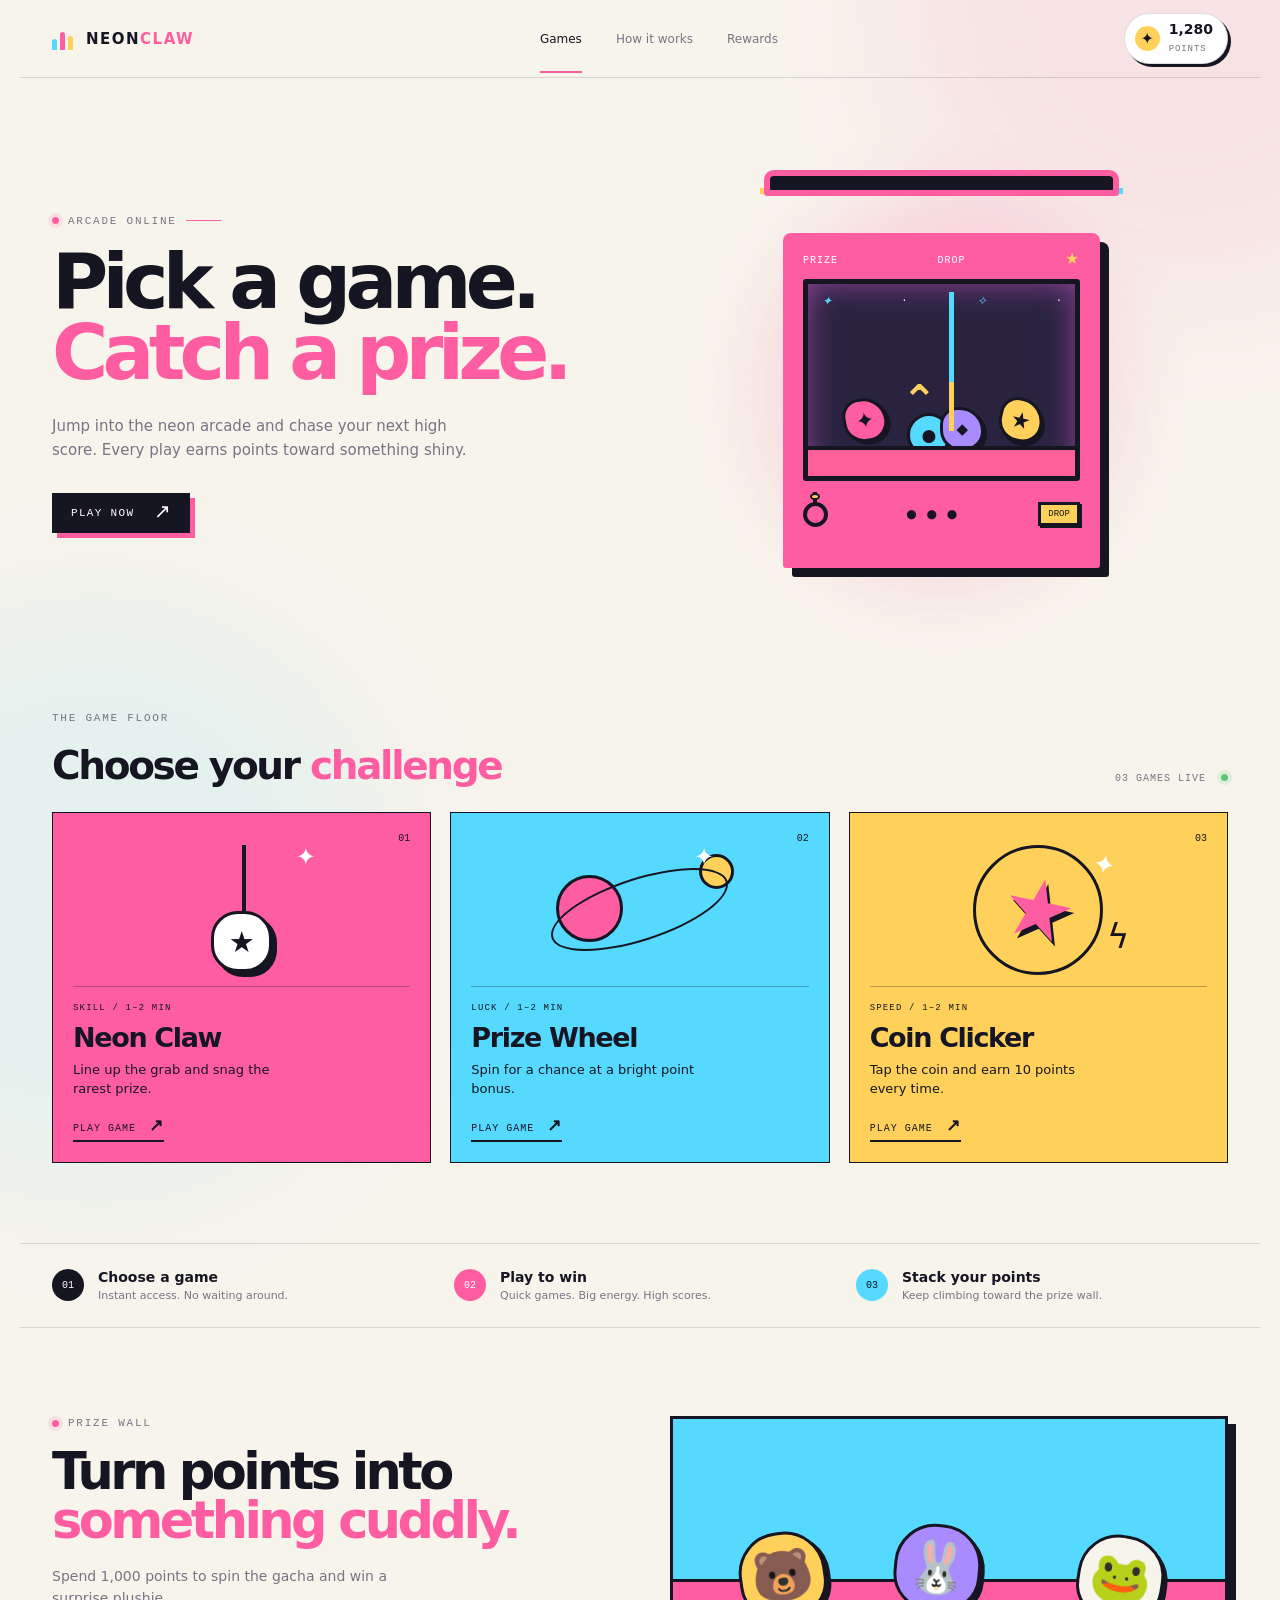
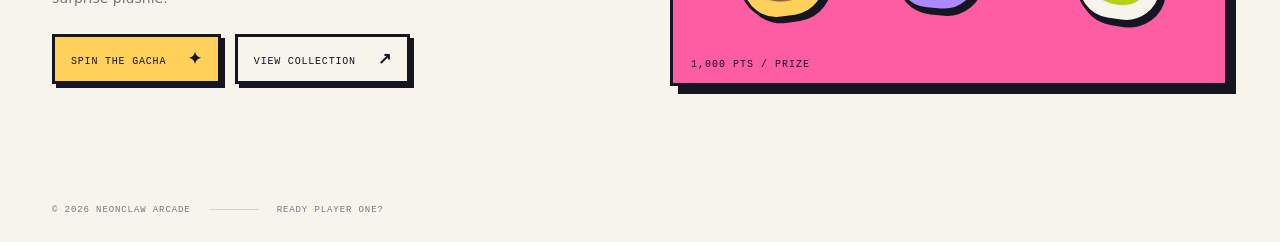
<file: index.html>
<!doctype html>
<html lang="en">
<head>
  <meta charset="UTF-8" />
  <meta name="viewport" content="width=device-width, initial-scale=1.0" />
  <meta name="description" content="The neon arcade shelf is open. Pick a game, grab a prize, and stack your points." />
  <title>Neon Claw Arcade</title>
  <link rel="stylesheet" href="styles.css" />
</head>
<body>
  <div class="ambient ambient-one" aria-hidden="true"></div>
  <div class="ambient ambient-two" aria-hidden="true"></div>

  <header class="site-header">
    <a class="brand" href="index.html" aria-label="Neon Claw Arcade home">
      <span class="brand-mark" aria-hidden="true"><span></span><span></span><span></span></span>
      <span>NEON<span class="brand-accent">CLAW</span></span>
    </a>
    <nav class="main-nav" aria-label="Main navigation">
      <a class="active" href="#games">Games</a>
      <a href="#how-it-works">How it works</a>
      <a href="#rewards">Rewards</a>
    </nav>
    <div class="points-pill" aria-label="Your points">
      <span class="points-spark" aria-hidden="true">✦</span>
      <span><strong id="points-value">1,280</strong><small>POINTS</small></span>
    </div>
  </header>

  <main>
    <section class="hero" aria-labelledby="hero-title">
      <div class="hero-copy">
        <p class="eyebrow"><span class="pulse-dot"></span> ARCADE ONLINE <span class="eyebrow-line"></span></p>
        <h1 id="hero-title">Pick a game.<br /><em>Catch a prize.</em></h1>
        <p class="hero-text">Jump into the neon arcade and chase your next high score. Every play earns points toward something shiny.</p>
        <a class="primary-button" href="#games">PLAY NOW <span aria-hidden="true">↗</span></a>
      </div>
      <div class="hero-machine" aria-label="Illustration of a neon claw machine">
        <div class="machine-glow"></div>
        <div class="machine-topline"></div>
        <div class="machine-body">
          <div class="machine-header"><span>PRIZE</span><span>DROP</span><span>★</span></div>
          <div class="machine-window">
            <div class="stars"><i>✦</i><i>·</i><i>✧</i><i>·</i></div>
            <div class="claw-arm"><span class="arm-cable"></span><span class="claw">⌄</span></div>
            <div class="prize prize-pink">✦</div><div class="prize prize-blue">●</div><div class="prize prize-yellow">★</div><div class="prize prize-purple">◆</div>
            <div class="machine-floor"></div>
          </div>
          <div class="machine-controls"><span class="joystick"><b></b></span><span class="control-dots">● ● ●</span><span class="drop-button">DROP</span></div>
        </div>
      </div>
    </section>

    <section class="games-section" id="games" aria-labelledby="games-title">
      <div class="section-heading">
        <div><p class="eyebrow">THE GAME FLOOR</p><h2 id="games-title">Choose your <span>challenge</span></h2></div>
        <p class="game-count">03 GAMES LIVE <span class="status-dot"></span></p>
      </div>
      <div class="game-grid">
        <a class="game-card card-pink" href="game.html?game=neon-claw" target="_blank" rel="noopener">
          <div class="card-number">01</div><div class="card-art art-claw"><span class="art-spark">✦</span><span class="art-claw-line"></span><span class="art-claw-hook">⌄</span><span class="art-prize">★</span></div>
          <div class="card-info"><p class="card-tag">SKILL / 1–2 MIN</p><h3>Neon Claw</h3><p>Line up the grab and snag the rarest prize.</p><span class="play-link">PLAY GAME <b>↗</b></span></div>
        </a>
        <a class="game-card card-blue" href="game.html?game=prize-wheel" target="_blank" rel="noopener">
          <div class="card-number">02</div><div class="card-art art-cosmic"><span class="planet planet-one"></span><span class="planet planet-two"></span><span class="orbit"></span><span class="art-spark">✦</span></div>
          <div class="card-info"><p class="card-tag">LUCK / 1–2 MIN</p><h3>Prize Wheel</h3><p>Spin for a chance at a bright point bonus.</p><span class="play-link">PLAY GAME <b>↗</b></span></div>
        </a>
        <a class="game-card card-yellow" href="game.html?game=coin-clicker" target="_blank" rel="noopener">
          <div class="card-number">03</div><div class="card-art art-rush"><span class="rush-star">★</span><span class="rush-star small">✦</span><span class="rush-ring"></span><span class="rush-bolt">ϟ</span></div>
          <div class="card-info"><p class="card-tag">SPEED / 1–2 MIN</p><h3>Coin Clicker</h3><p>Tap the coin and earn 10 points every time.</p><span class="play-link">PLAY GAME <b>↗</b></span></div>
        </a>
      </div>
    </section>

    <section class="info-strip" id="how-it-works">
      <div class="info-item"><span class="info-icon">01</span><div><h3>Choose a game</h3><p>Instant access. No waiting around.</p></div></div>
      <div class="info-item"><span class="info-icon">02</span><div><h3>Play to win</h3><p>Quick games. Big energy. High scores.</p></div></div>
      <div class="info-item" id="rewards"><span class="info-icon">03</span><div><h3>Stack your points</h3><p>Keep climbing toward the prize wall.</p></div></div>
    </section>

    <section class="prize-section" id="prizes" aria-labelledby="prize-title">
      <div class="prize-copy"><p class="eyebrow"><span class="pulse-dot"></span> PRIZE WALL</p><h2 id="prize-title">Turn points into<br /><span>something cuddly.</span></h2><p>Spend 1,000 points to spin the gacha and win a surprise plushie.</p><div class="prize-actions"><button class="shop-button" id="shop-button" type="button">SPIN THE GACHA <b>✦</b></button><a class="collection-button" href="collection.html" target="_blank" rel="noopener">VIEW COLLECTION <b>↗</b></a></div></div>
      <div class="plush-display" aria-label="Prize wall with plushies"><div class="plush plush-one">🐻</div><div class="plush plush-two">🐰</div><div class="plush plush-three">🐸</div><span class="display-label">1,000 PTS / PRIZE</span></div>
    </section>
  </main>

  <div class="prize-modal" id="prize-modal" role="dialog" aria-modal="true" aria-labelledby="modal-title" hidden>
    <div class="modal-card"><button class="modal-close" id="modal-close" type="button" aria-label="Close prize offer">×</button><p class="eyebrow"><span class="pulse-dot"></span> PLUSHIE GACHA</p><h2 id="modal-title">Spin for a surprise.</h2><p>Use <strong>1,000 points</strong> for one spin. You never know which plushie will drop.</p><button class="shop-button" id="modal-buy" type="button">SPIN FOR PLUSHY <b>✦</b></button><p class="modal-note" id="modal-note">Your wins are saved in your collection.</p></div>
  </div>

  <footer><span>© 2026 NEONCLAW ARCADE</span><span class="footer-rule"></span><span>READY PLAYER ONE?</span></footer>
  <script src="script.js"></script>
</body>
</html>
</file>
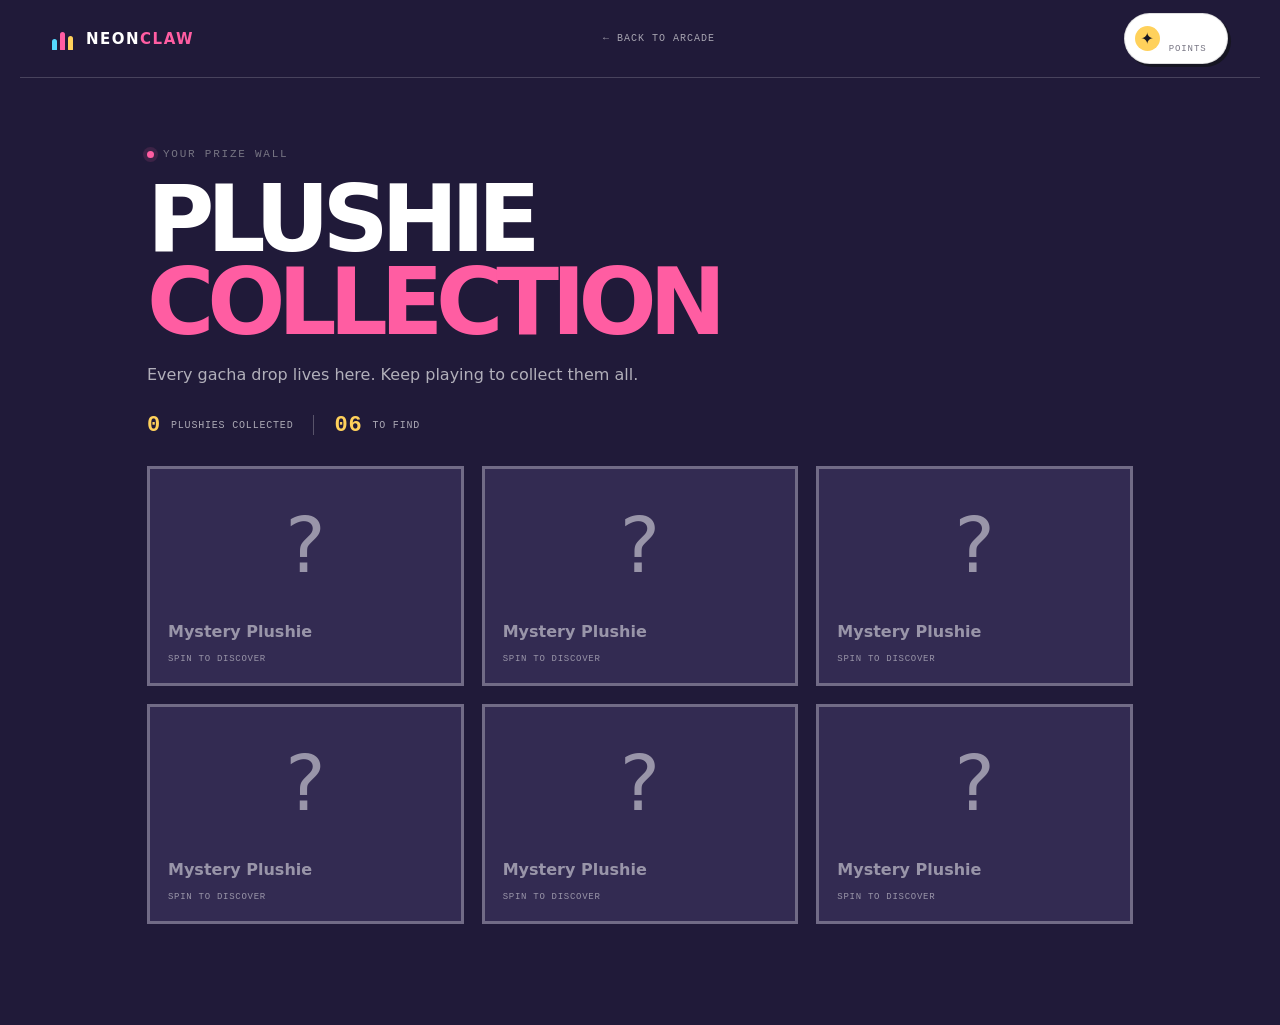
<file: collection.html>
<!doctype html>
<html lang="en">
<head><meta charset="UTF-8" /><meta name="viewport" content="width=device-width, initial-scale=1.0" /><title>Plushie Collection — Neon Claw</title><link rel="stylesheet" href="styles.css" /></head>
<body class="collection-page">
  <header class="site-header"><a class="brand" href="index.html"><span class="brand-mark"><span></span><span></span><span></span></span><span>NEON<span class="brand-accent">CLAW</span></span></a><a class="back-link collection-back" href="index.html">← BACK TO ARCADE</a><div class="points-pill"><span class="points-spark">✦</span><span><strong id="collection-points">0</strong><small>POINTS</small></span></div></header>
  <main class="collection-screen"><p class="eyebrow"><span class="pulse-dot"></span> YOUR PRIZE WALL</p><h1>PLUSHIE<br /><span>COLLECTION</span></h1><p class="collection-intro">Every gacha drop lives here. Keep playing to collect them all.</p><div class="collection-stats"><strong id="collection-count">0</strong><span>PLUSHIES COLLECTED</span><i></i><strong>06</strong><span>TO FIND</span></div><section class="collection-grid" id="collection-grid" aria-label="Your plushie collection"></section></main>
  <script>
    const plushies = { bear:['🐻','Cosmo Bear','pink'], bunny:['🐰','Pixel Bunny','purple'], frog:['🐸','Glow Frog','blue'], panda:['🐼','Byte Panda','yellow'], koala:['🐨','Cloud Koala','pink'], fox:['🦊','Rocket Fox','orange'] };
    const owned = JSON.parse(localStorage.getItem('neonClawCollection') || '[]'); const grid = document.querySelector('#collection-grid');
    document.querySelector('#collection-points').textContent = Number(localStorage.getItem('neonClawPoints') || 0).toLocaleString(); document.querySelector('#collection-count').textContent = owned.length;
    Object.entries(plushies).forEach(([key, plush]) => { const count = owned.filter(item => item === key).length; const card = document.createElement('article'); card.className = 'collection-card ' + (count ? 'collected ' + plush[2] : 'locked'); card.innerHTML = '<div class="collection-art">' + (count ? plush[0] : '?') + '</div><div><p>' + (count ? plush[1] : 'Mystery Plushie') + '</p><small>' + (count ? ('COLLECTED ×' + count) : 'SPIN TO DISCOVER') + '</small></div>'; grid.appendChild(card); });
  </script>
</body>
</html>
</file>
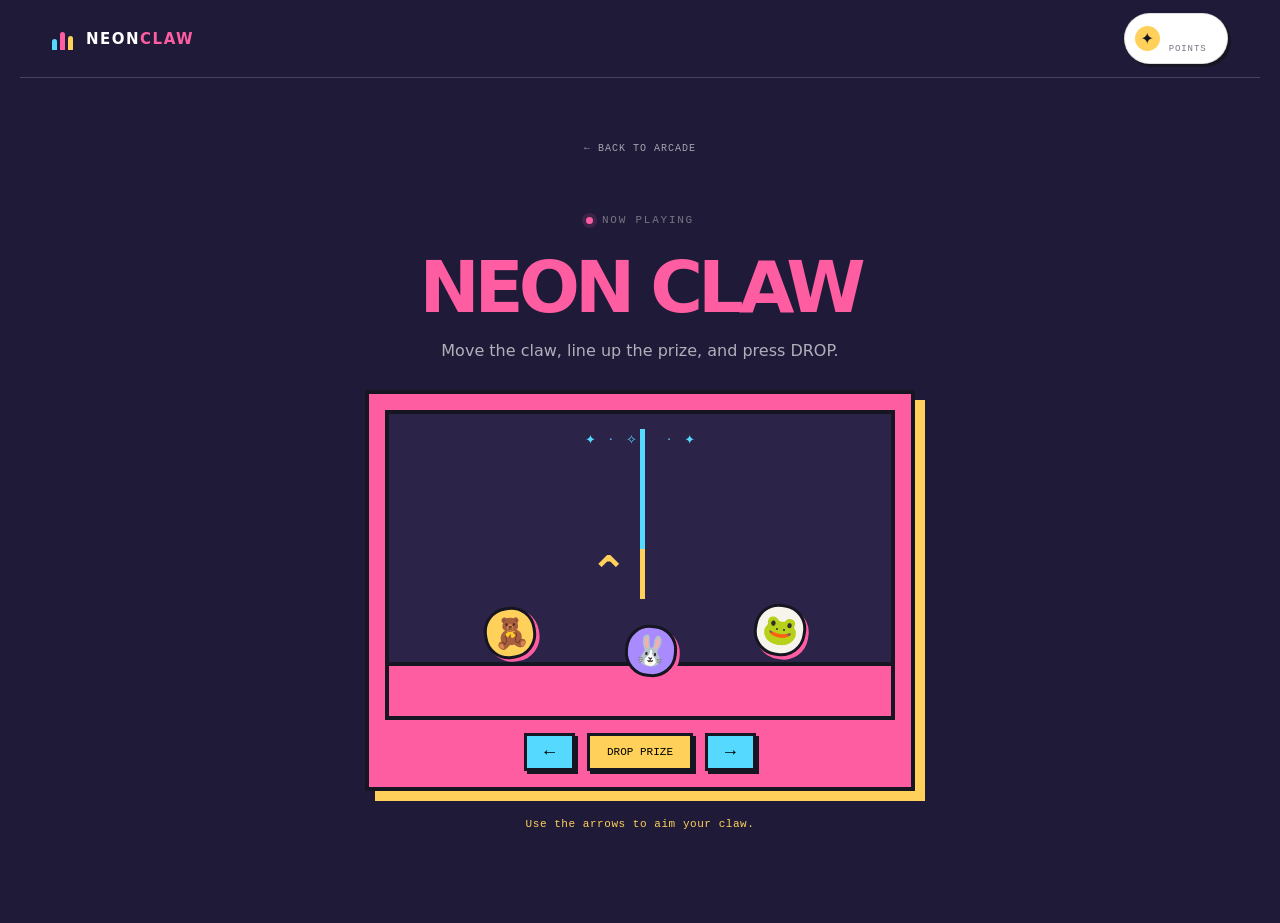
<file: game.html>
<!doctype html>
<html lang="en">
<head><meta charset="UTF-8" /><meta name="viewport" content="width=device-width, initial-scale=1.0" /><title>Neon Claw — Game</title><link rel="stylesheet" href="styles.css" /></head>
<body class="game-page">
  <header class="site-header"><a class="brand" href="index.html"><span class="brand-mark"><span></span><span></span><span></span></span><span>NEON<span class="brand-accent">CLAW</span></span></a><div class="points-pill"><span class="points-spark">✦</span><span><strong id="game-points">1,280</strong><small>POINTS</small></span></div></header>
  <main class="game-screen"><a class="back-link" href="index.html">← BACK TO ARCADE</a><p class="eyebrow"><span class="pulse-dot"></span> NOW PLAYING</p><h1 id="game-title">NEON CLAW</h1><p class="game-intro" id="game-intro">Move the claw, line up the prize, and press DROP.</p><div class="game-console" id="game-console"><div class="playfield" id="playfield"><div class="game-stars">✦　·　✧　　 ·　✦</div><div class="game-claw" id="game-claw"><span></span><b>⌄</b></div><div class="game-plush plush-a">🧸</div><div class="game-plush plush-b">🐰</div><div class="game-plush plush-c">🐸</div><div class="game-ground"></div></div><div class="console-bar" id="console-bar"><button id="left-btn" type="button">←</button><button id="main-btn" type="button">DROP PRIZE</button><button id="right-btn" type="button">→</button></div></div><p class="game-message" id="game-message">Use the arrows to aim your claw.</p></main>
  <script>
    const params = new URLSearchParams(location.search); const game = params.get('game') || 'neon-claw';
    const title = document.querySelector('#game-title'); const intro = document.querySelector('#game-intro'); const playfield = document.querySelector('#playfield'); const consoleBar = document.querySelector('#console-bar'); const message = document.querySelector('#game-message'); const points = document.querySelector('#game-points');
    const setPoints = (amount) => { localStorage.setItem('neonClawPoints', amount); points.textContent = amount.toLocaleString(); };
    let currentPoints = Number(localStorage.getItem('neonClawPoints') || 1280); setPoints(currentPoints);
    const earn = (amount) => { currentPoints += amount; setPoints(currentPoints); };
    const setupClaw = () => { let position = 50; const claw = document.querySelector('#game-claw'); const move = (amount) => { position = Math.max(14, Math.min(86, position + amount)); claw.style.left = position + '%'; message.textContent = 'Nice aim. Ready to drop?'; }; document.querySelector('#left-btn').onclick = () => move(-8); document.querySelector('#right-btn').onclick = () => move(8); document.querySelector('#main-btn').onclick = () => { if (Math.abs(position - 50) < 9) { earn(100); message.textContent = 'PLUSHIE CAUGHT! +100 points ✦'; } else message.textContent = 'So close! Line up with the star.'; }; document.addEventListener('keydown', (e) => { if (e.key === 'ArrowLeft') move(-8); if (e.key === 'ArrowRight') move(8); if (e.key === ' ') document.querySelector('#main-btn').click(); }); };
    const setupWheel = () => { title.textContent = 'PRIZE WHEEL'; intro.textContent = 'Spin the wheel and land on a point reward.'; message.textContent = 'Spin to win 10–500 points.'; playfield.innerHTML = '<div class="wheel" id="wheel"><span class="wheel-label label-one">10</span><span class="wheel-label label-two">25</span><span class="wheel-label label-three">50</span><span class="wheel-label label-four">100</span><span class="wheel-label label-five">250</span><span class="wheel-label label-six">500</span></div><div class="wheel-pointer">▼</div>'; consoleBar.innerHTML = '<button id="main-btn" type="button">SPIN THE WHEEL</button>'; let spinning = false; document.querySelector('#main-btn').onclick = () => { if (spinning) return; spinning = true; const reward = [10,25,50,100,250,500][Math.floor(Math.random()*6)]; const wheel = document.querySelector('#wheel'); wheel.style.transform = 'translate(-50%,-50%) rotate(' + (1080 + Math.floor(Math.random()*360)) + 'deg)'; setTimeout(() => { earn(reward); message.textContent = 'YOU LANDED ON ' + reward + '! +' + reward + ' points ✦'; spinning = false; }, 1200); }; };
    const setupCoins = () => { title.textContent = 'COIN CLICKER'; intro.textContent = 'Tap the coin as fast as you can. Every click is worth 10 points.'; message.textContent = 'Every click earns 10 points.'; playfield.innerHTML = '<button class="big-coin" id="big-coin" type="button">✦<small>+10</small><b class="coin-pop">+10</b></button><div class="coin-shine">CLICK<br />TO WIN</div>'; consoleBar.innerHTML = '<button id="main-btn" type="button">TAP THE COIN</button>'; const click = () => { earn(10); const coin = document.querySelector('#big-coin'); coin.classList.remove('coin-moving'); void coin.offsetWidth; coin.classList.add('coin-moving'); message.textContent = '+10 points! Keep tapping ✦'; }; document.querySelector('#main-btn').onclick = click; document.querySelector('#big-coin').onclick = click; };
    if (game === 'prize-wheel') setupWheel(); else if (game === 'coin-clicker') setupCoins(); else setupClaw();
  </script>
  <style>
    .game-page{min-height:100vh;background:#201a39;color:#fff}.game-page .site-header{border-color:rgba(255,255,255,.18)}.game-page .brand-mark span:first-child{background:var(--blue)}.game-screen{max-width:760px;margin:auto;padding:58px 24px 80px;text-align:center}.back-link{display:inline-block;color:rgba(255,255,255,.6);font:10px 'DM Mono',monospace;letter-spacing:.1em;margin-bottom:60px}.game-screen .eyebrow{justify-content:center}.game-screen h1{font-size:clamp(42px,8vw,72px);letter-spacing:-.07em;margin:0;color:var(--pink)}.game-intro{color:rgba(255,255,255,.65);margin:12px 0 30px}.game-console{max-width:550px;margin:auto;background:var(--pink);padding:16px;border:4px solid var(--ink);box-shadow:10px 10px 0 var(--yellow)}.playfield{height:310px;position:relative;overflow:hidden;background:#2b2348;border:4px solid var(--ink)}.game-stars{position:absolute;top:17px;left:0;right:0;color:var(--blue);font-size:13px}.game-claw{position:absolute;top:15px;left:50%;width:5px;height:170px;background:var(--yellow);transition:left .25s;z-index:2}.game-claw span{display:block;height:120px;background:var(--blue)}.game-claw b{display:block;color:var(--yellow);font-size:46px;transform:translate(-17px,-5px) rotate(180deg)}.game-plush{position:absolute;z-index:1;display:grid;place-items:center;width:52px;height:52px;border:3px solid var(--ink);border-radius:47%;font-size:29px;box-shadow:3px 3px 0 var(--pink)}.plush-a{left:19%;bottom:19%;background:var(--yellow);transform:rotate(-8deg)}.plush-b{left:47%;bottom:13%;background:var(--purple);transform:rotate(5deg)}.plush-c{right:17%;bottom:20%;background:var(--cream);transform:rotate(9deg)}.game-ground{position:absolute;bottom:0;left:0;right:0;height:18%;background:var(--pink);border-top:4px solid var(--ink)}.console-bar{display:flex;gap:12px;justify-content:center;padding:13px 0 0}.console-bar button{font:11px 'DM Mono',monospace;border:3px solid var(--ink);background:var(--yellow);padding:10px 17px;cursor:pointer;box-shadow:3px 3px 0 var(--ink)}.console-bar button:first-child,.console-bar button:last-child{background:var(--blue);font-size:18px;padding:5px 17px}.game-message{color:var(--yellow);font:11px 'DM Mono',monospace;letter-spacing:.05em;margin-top:27px}.wheel{position:absolute;left:50%;top:50%;width:235px;height:235px;transform:translate(-50%,-50%);border:5px solid var(--ink);border-radius:50%;background:conic-gradient(var(--pink) 0 16.6%,var(--yellow) 16.6% 33.2%,var(--blue) 33.2% 49.8%,var(--purple) 49.8% 66.4%,var(--pink) 66.4% 83%,var(--yellow) 83% 100%);transition:transform 1.2s cubic-bezier(.15,.75,.2,1);box-shadow:5px 5px 0 var(--ink)}.wheel-label{position:absolute;left:100px;top:16px;color:var(--ink);font:700 16px system-ui;transform-origin:17px 100px}.label-two{transform:rotate(60deg)}.label-three{transform:rotate(120deg)}.label-four{transform:rotate(180deg)}.label-five{transform:rotate(240deg)}.label-six{transform:rotate(300deg)}.wheel-pointer{position:absolute;top:22px;left:calc(50% - 13px);z-index:2;color:var(--ink);font-size:27px}.big-coin{position:absolute;left:50%;top:50%;transform:translate(-50%,-50%);width:160px;height:160px;border:5px solid var(--ink);border-radius:50%;background:var(--yellow);color:var(--pink);font-size:80px;cursor:pointer;box-shadow:7px 7px 0 var(--ink);transition:transform .1s}.big-coin:active{transform:translate(-50%,-50%) scale(.92)}.big-coin small{display:block;font:11px 'DM Mono',monospace;color:var(--ink);letter-spacing:.1em}.coin-pop{position:absolute;left:60%;top:12px;color:var(--ink);font:700 20px system-ui;opacity:0}.coin-moving{animation:coin-hop .45s ease}.coin-moving .coin-pop{animation:coin-score .7s ease}.coin-shine{position:absolute;right:22px;top:31px;color:var(--blue);font:10px 'DM Mono',monospace;letter-spacing:.12em;text-align:left}@keyframes coin-hop{0%,100%{transform:translate(-50%,-50%) rotate(0)}40%{transform:translate(-50%,-58%) rotate(-8deg) scale(1.08)}70%{transform:translate(-50%,-47%) rotate(7deg)}}@keyframes coin-score{0%{opacity:0;transform:translateY(5px)}30%,70%{opacity:1}100%{opacity:0;transform:translateY(-35px)}
  </style>
</body>
</html>
</file>
<file: styles.css>
:root { --ink:#161522; --muted:#777583; --cream:#f7f4ec; --pink:#ff5da2; --blue:#55d9ff; --yellow:#ffd15b; --purple:#a98bff; --line:rgba(22,21,34,.14); }
* { box-sizing:border-box; }
html { scroll-behavior:smooth; }
body { margin:0; color:var(--ink); background:var(--cream); font-family:Inter, ui-sans-serif, system-ui, -apple-system, BlinkMacSystemFont, "Segoe UI", sans-serif; overflow-x:hidden; }
a { color:inherit; text-decoration:none; }
.ambient { position:fixed; width:36rem; height:36rem; border-radius:50%; filter:blur(70px); opacity:.11; pointer-events:none; z-index:-1; }
.ambient-one { background:var(--pink); top:-18rem; right:-12rem; }.ambient-two { background:var(--blue); bottom:-18rem; left:-12rem; }
.site-header { height:78px; display:flex; align-items:center; justify-content:space-between; max-width:1240px; margin:auto; padding:0 32px; border-bottom:1px solid var(--line); }
.brand { display:flex; align-items:center; gap:12px; font-weight:700; letter-spacing:.1em; font-size:15px; }.brand-accent { color:var(--pink); }.brand-mark { display:flex; align-items:end; gap:3px; width:22px; height:22px; }.brand-mark span { display:block; width:5px; background:var(--ink); border-radius:8px 8px 2px 2px; }.brand-mark span:nth-child(1){height:11px;background:var(--blue)}.brand-mark span:nth-child(2){height:18px;background:var(--pink)}.brand-mark span:nth-child(3){height:14px;background:var(--yellow)}
.main-nav { display:flex; gap:34px; font-size:12px; color:var(--muted); }.main-nav a { padding:28px 0 25px; border-bottom:2px solid transparent; }.main-nav a:hover,.main-nav .active { color:var(--ink); border-bottom-color:var(--pink); }
.points-pill { display:flex; align-items:center; gap:9px; background:#fff; padding:8px 14px 8px 10px; border:1px solid var(--line); border-radius:30px; box-shadow:3px 3px 0 var(--ink); }.points-pill strong { display:block; font-size:14px; line-height:14px; }.points-pill small { color:var(--muted); font:9px 'DM Mono',monospace; letter-spacing:.1em; }.points-spark { display:grid; place-items:center; width:25px; height:25px; color:var(--ink); background:var(--yellow); border-radius:50%; font-size:16px; }
.hero { max-width:1240px; min-height:560px; margin:auto; padding:76px 32px 70px; display:grid; grid-template-columns:1fr 1fr; align-items:center; gap:30px; }.eyebrow { display:flex; align-items:center; gap:9px; color:var(--muted); font:11px 'DM Mono',monospace; letter-spacing:.16em; margin:0 0 19px; }.pulse-dot,.status-dot { width:7px; height:7px; background:var(--pink); border-radius:50%; display:inline-block; box-shadow:0 0 0 4px rgba(255,93,162,.13); }.eyebrow-line { width:35px; height:1px; background:var(--pink); }.hero h1 { font-size:clamp(52px,6vw,88px); line-height:.93; letter-spacing:-.075em; margin:0; font-weight:700; }.hero h1 em { color:var(--pink); font-style:normal; }.hero-text { max-width:420px; color:var(--muted); line-height:1.6; font-size:15px; margin:26px 0 31px; }.primary-button { display:inline-flex; align-items:center; gap:20px; color:#fff; background:var(--ink); padding:14px 17px 14px 19px; font:11px 'DM Mono',monospace; letter-spacing:.12em; box-shadow:5px 5px 0 var(--pink); transition:.2s; }.primary-button span { font-size:20px; line-height:10px; }.primary-button:hover { transform:translate(2px,2px); box-shadow:3px 3px 0 var(--pink); }
.hero-machine { width:min(100%,440px); aspect-ratio:1/1; margin:0 auto; position:relative; display:grid; place-items:center; }.machine-glow { position:absolute; inset:8% 8% 1%; background:var(--pink); opacity:.17; filter:blur(35px); border-radius:50%; }.machine-topline { position:absolute; width:78%; height:14px; top:5%; background:var(--ink); border-radius:4px 4px 1px 1px; box-shadow:0 0 0 6px var(--pink), 14px 8px 0 -4px var(--blue), -14px 8px 0 -4px var(--yellow); }.machine-body { position:absolute; width:72%; height:76%; bottom:6%; background:var(--pink); padding:22px 20px 15px; border-radius:8px 8px 3px 3px; box-shadow:9px 9px 0 var(--ink); }.machine-header { display:flex; justify-content:space-between; color:#fff; font:10px 'DM Mono',monospace; letter-spacing:.1em; margin-bottom:10px; }.machine-header span:last-child { color:var(--yellow); font-size:16px; margin-top:-6px; }.machine-window { height:68%; position:relative; overflow:hidden; background:#292340; border:5px solid var(--ink); border-radius:3px; box-shadow:inset 0 0 30px #8d4395; }.stars { position:absolute; top:10px; left:14px; right:14px; display:flex; justify-content:space-between; color:var(--blue); font-size:12px; }.stars i:nth-child(2),.stars i:nth-child(4){color:#fff;font-style:normal}.claw-arm { position:absolute; top:8px; left:53%; height:72%; width:5px; background:var(--yellow); z-index:2; }.arm-cable { display:block; height:65%; background:var(--blue); }.claw { display:block; color:var(--yellow); font-size:42px; font-weight:bold; transform:translate(-17px,-8px) rotate(180deg); }.prize { position:absolute; bottom:18%; display:grid; place-items:center; width:44px; height:44px; border:3px solid var(--ink); border-radius:40% 55% 45% 48%; color:var(--ink); font-size:22px; box-shadow:3px 3px 0 var(--ink); }.prize-pink{left:13%;background:var(--pink);transform:rotate(-10deg)}.prize-blue{left:37%;bottom:10%;background:var(--blue);border-radius:50%;font-size:17px}.prize-yellow{right:12%;background:var(--yellow);transform:rotate(13deg)}.prize-purple{right:34%;bottom:13%;background:var(--purple);font-size:15px}.machine-floor { position:absolute; bottom:0; left:0; right:0; height:16%; background:#ff6098; border-top:4px solid var(--ink); }.machine-controls { display:flex; align-items:center; justify-content:space-between; height:18%; padding-top:12px; color:var(--ink); }.joystick { width:25px; height:25px; display:block; border:4px solid var(--ink); border-radius:50%; position:relative; }.joystick:before { content:''; position:absolute; width:4px; height:14px; background:var(--ink); left:6px; bottom:17px; }.joystick b { width:10px;height:7px;background:var(--yellow);border:2px solid var(--ink);position:absolute;top:-13px;left:3px;border-radius:50% }.control-dots { letter-spacing:3px; font-size:12px; }.drop-button { background:var(--yellow); border:3px solid var(--ink); padding:4px 7px; font:9px 'DM Mono',monospace; box-shadow:2px 2px 0 var(--ink); }
.games-section { max-width:1240px; margin:auto; padding:48px 32px 80px; }.section-heading { display:flex; justify-content:space-between; align-items:end; margin-bottom:24px; }.section-heading h2 { font-size:39px; letter-spacing:-.06em; margin:0; }.section-heading h2 span { color:var(--pink); }.game-count { color:var(--muted); font:10px 'DM Mono',monospace; letter-spacing:.1em; margin:0 0 4px; }.status-dot { background:#57c97b; margin-left:8px; box-shadow:0 0 0 4px rgba(87,201,123,.13); }.game-grid { display:grid; grid-template-columns:repeat(3,1fr); gap:19px; }.game-card { position:relative; min-height:344px; padding:20px; border:1px solid var(--ink); overflow:hidden; transition:.25s; }.game-card:hover { transform:translateY(-6px); box-shadow:7px 7px 0 var(--ink); }.card-pink{background:var(--pink)}.card-blue{background:var(--blue)}.card-yellow{background:var(--yellow)}.card-number { position:absolute; top:20px; right:20px; font:10px 'DM Mono',monospace; }.card-art { height:153px; position:relative; display:grid; place-items:center; overflow:hidden; }.card-info { border-top:1px solid rgba(22,21,34,.3); padding-top:16px; position:relative; }.card-tag { margin:0 0 9px; font:9px 'DM Mono',monospace; letter-spacing:.13em; }.card-info h3 { font-size:27px; letter-spacing:-.05em; margin:0 0 8px; }.card-info > p:not(.card-tag) { margin:0; font-size:13px; line-height:1.45; max-width:235px; }.play-link { display:inline-block; margin-top:16px; font:10px 'DM Mono',monospace; letter-spacing:.1em; border-bottom:2px solid var(--ink); padding-bottom:4px; }.play-link b { font-size:17px; margin-left:6px; }.art-claw-line { width:4px; height:95px; background:var(--ink); position:absolute; top:12px; left:50%; }.art-claw-hook { position:absolute; top:86px; left:calc(50% - 17px); font-size:45px; transform:rotate(180deg); }.art-spark { font-size:24px; position:absolute; top:10px; right:28%; color:#fff; }.art-prize { display:grid; place-items:center; width:61px; height:61px; position:absolute; bottom:14px; background:#fff; border:3px solid var(--ink); border-radius:44%; font-size:29px; box-shadow:5px 5px 0 var(--ink); }.planet { position:absolute; border-radius:50%; border:3px solid var(--ink); }.planet-one { width:67px;height:67px;background:var(--pink); top:42px;left:25%; }.planet-two { width:35px;height:35px;background:var(--yellow);top:21px;right:22%; }.orbit { width:185px;height:63px;border:2px solid var(--ink);border-radius:50%;transform:rotate(-18deg); }.rush-star { font-size:82px; color:var(--pink); text-shadow:4px 4px 0 var(--ink); transform:rotate(12deg); }.rush-star.small { font-size:27px; position:absolute; top:16px; right:27%; color:#fff; text-shadow:none; }.rush-ring { width:130px;height:130px;border:3px solid var(--ink);border-radius:50%;position:absolute;transform:rotate(45deg); }.rush-bolt { position:absolute; font-size:34px; right:23%; top:83px; color:var(--ink); }
.info-strip { border-top:1px solid var(--line); border-bottom:1px solid var(--line); max-width:1240px; margin:0 auto; padding:25px 32px; display:grid; grid-template-columns:repeat(3,1fr); gap:30px; }.info-item { display:flex; gap:14px; align-items:center; }.info-icon { width:32px;height:32px;display:grid;place-items:center;background:var(--ink);color:#fff;border-radius:50%;font:10px 'DM Mono',monospace;flex:none }.info-item h3 { font-size:14px; margin:0 0 4px; }.info-item p { color:var(--muted);font-size:11px;margin:0; }.info-item:nth-child(2) .info-icon { background:var(--pink); }.info-item:nth-child(3) .info-icon { background:var(--blue);color:var(--ink); }
.prize-section { max-width:1240px; margin:0 auto; padding:88px 32px 92px; display:grid; grid-template-columns:1fr 1fr; gap:60px; align-items:center; }.prize-copy h2 { font-size:51px; line-height:.96; letter-spacing:-.07em; margin:0 0 20px; }.prize-copy h2 span { color:var(--pink); }.prize-copy > p:not(.eyebrow) { color:var(--muted); max-width:370px; line-height:1.55; margin:0 0 25px; font-size:14px; }.prize-actions { display:flex; flex-wrap:wrap; align-items:center; gap:14px; }.shop-button,.collection-button { border:3px solid var(--ink); background:var(--yellow); color:var(--ink); padding:12px 16px; font:10px 'DM Mono',monospace; letter-spacing:.08em; cursor:pointer; box-shadow:4px 4px 0 var(--ink); transition:.2s; }.shop-button:hover,.collection-button:hover { transform:translate(2px,2px); box-shadow:2px 2px 0 var(--ink); }.shop-button b,.collection-button b { margin-left:15px; font-size:16px; }.collection-button { background:var(--cream); }.plush-display { height:270px; position:relative; background:var(--blue); border:3px solid var(--ink); box-shadow:8px 8px 0 var(--ink); overflow:hidden; }.plush-display:before { content:''; position:absolute; left:0; right:0; bottom:0; height:38%; background:var(--pink); border-top:3px solid var(--ink); }.plush { position:absolute; z-index:1; display:grid; place-items:center; width:87px; height:87px; border:3px solid var(--ink); border-radius:47% 47% 42% 42%; font-size:50px; box-shadow:4px 4px 0 var(--ink); }.plush-one { left:12%; bottom:24%; background:var(--yellow); transform:rotate(-8deg); }.plush-two { left:40%; bottom:27%; background:var(--purple); transform:rotate(5deg); }.plush-three { right:11%; bottom:23%; background:var(--cream); transform:rotate(9deg); }.display-label { position:absolute; z-index:2; bottom:13px; left:18px; font:10px 'DM Mono',monospace; letter-spacing:.1em; }.prize-modal { position:fixed; inset:0; z-index:10; display:grid; place-items:center; padding:20px; background:rgba(22,21,34,.58); backdrop-filter:blur(7px); }.prize-modal[hidden] { display:none; }.modal-card { position:relative; max-width:420px; background:var(--cream); border:3px solid var(--ink); padding:35px; box-shadow:8px 8px 0 var(--pink); }.modal-card h2 { font-size:39px; line-height:.98; letter-spacing:-.06em; margin:0 0 15px; }.modal-card > p:not(.eyebrow):not(.modal-note) { color:var(--muted); line-height:1.5; margin:0 0 23px; }.modal-close { position:absolute; right:13px; top:9px; border:0; background:transparent; color:var(--ink); font-size:28px; cursor:pointer; }.modal-note { color:var(--muted); font:10px 'DM Mono',monospace; margin:18px 0 0; }
.collection-page { background:#201a39; color:#fff; min-height:100vh; }.collection-page .site-header { border-color:rgba(255,255,255,.18); }.collection-page .back-link { margin:0; }.collection-screen { max-width:1050px; margin:auto; padding:70px 32px 100px; }.collection-screen h1 { font-size:clamp(54px,8vw,92px); line-height:.9; letter-spacing:-.08em; margin:0 0 20px; }.collection-screen h1 span { color:var(--pink); }.collection-intro { color:rgba(255,255,255,.65); margin:0 0 29px; }.collection-stats { display:flex; align-items:center; gap:10px; margin-bottom:28px; font:10px 'DM Mono',monospace; color:rgba(255,255,255,.62); letter-spacing:.08em; }.collection-stats strong { color:var(--yellow); font-size:22px; }.collection-stats i { height:20px; width:1px; background:rgba(255,255,255,.25); margin:0 10px; }.collection-grid { display:grid; grid-template-columns:repeat(3,1fr); gap:18px; }.collection-card { min-height:220px; padding:18px; border:3px solid var(--ink); color:var(--ink); box-shadow:6px 6px 0 var(--pink); display:flex; flex-direction:column; justify-content:space-between; }.collection-card.pink { background:var(--pink); }.collection-card.purple { background:var(--purple); }.collection-card.blue { background:var(--blue); }.collection-card.yellow { background:var(--yellow); }.collection-card.orange { background:#ff9c6d; }.collection-card.locked { background:#332b52; border-color:rgba(255,255,255,.3); color:rgba(255,255,255,.5); box-shadow:none; }.collection-art { height:118px; display:grid; place-items:center; font-size:76px; }.collection-card p { font-weight:700; margin:0 0 5px; }.collection-card small { font:9px 'DM Mono',monospace; letter-spacing:.08em; }.collection-back { color:rgba(255,255,255,.6); font:10px 'DM Mono',monospace; letter-spacing:.1em; }
footer { max-width:1240px; margin:auto; padding:27px 32px; display:flex; align-items:center; gap:18px; color:var(--muted); font:9px 'DM Mono',monospace; letter-spacing:.1em; }.footer-rule { width:50px; height:1px; background:var(--line); }
@media (max-width:760px) { .site-header{padding:0 18px;height:68px}.main-nav{display:none}.hero{grid-template-columns:1fr;padding:56px 20px 40px;min-height:auto}.hero h1{font-size:58px}.hero-machine{width:95%;margin-top:18px}.games-section{padding:45px 20px 65px}.section-heading{display:block}.game-count{margin-top:14px}.game-grid{grid-template-columns:1fr}.game-card{min-height:315px}.info-strip{grid-template-columns:1fr;padding:25px 20px;gap:20px}.prize-section{grid-template-columns:1fr;padding:70px 20px;gap:35px}.prize-copy h2{font-size:44px}.plush-display{height:230px}.prize-actions{align-items:stretch;flex-direction:column}.prize-actions .shop-button,.prize-actions .collection-button{text-align:center}footer{padding:24px 20px;font-size:8px;justify-content:space-between}.footer-rule{width:25px}.brand{font-size:13px}.points-pill{padding-right:10px}.modal-card{padding:29px 24px}.modal-card h2{font-size:34px}.collection-screen{padding:50px 20px 80px}.collection-screen h1{font-size:58px}.collection-grid{grid-template-columns:1fr 1fr}.collection-page .site-header .collection-back{display:none} }
</file>
